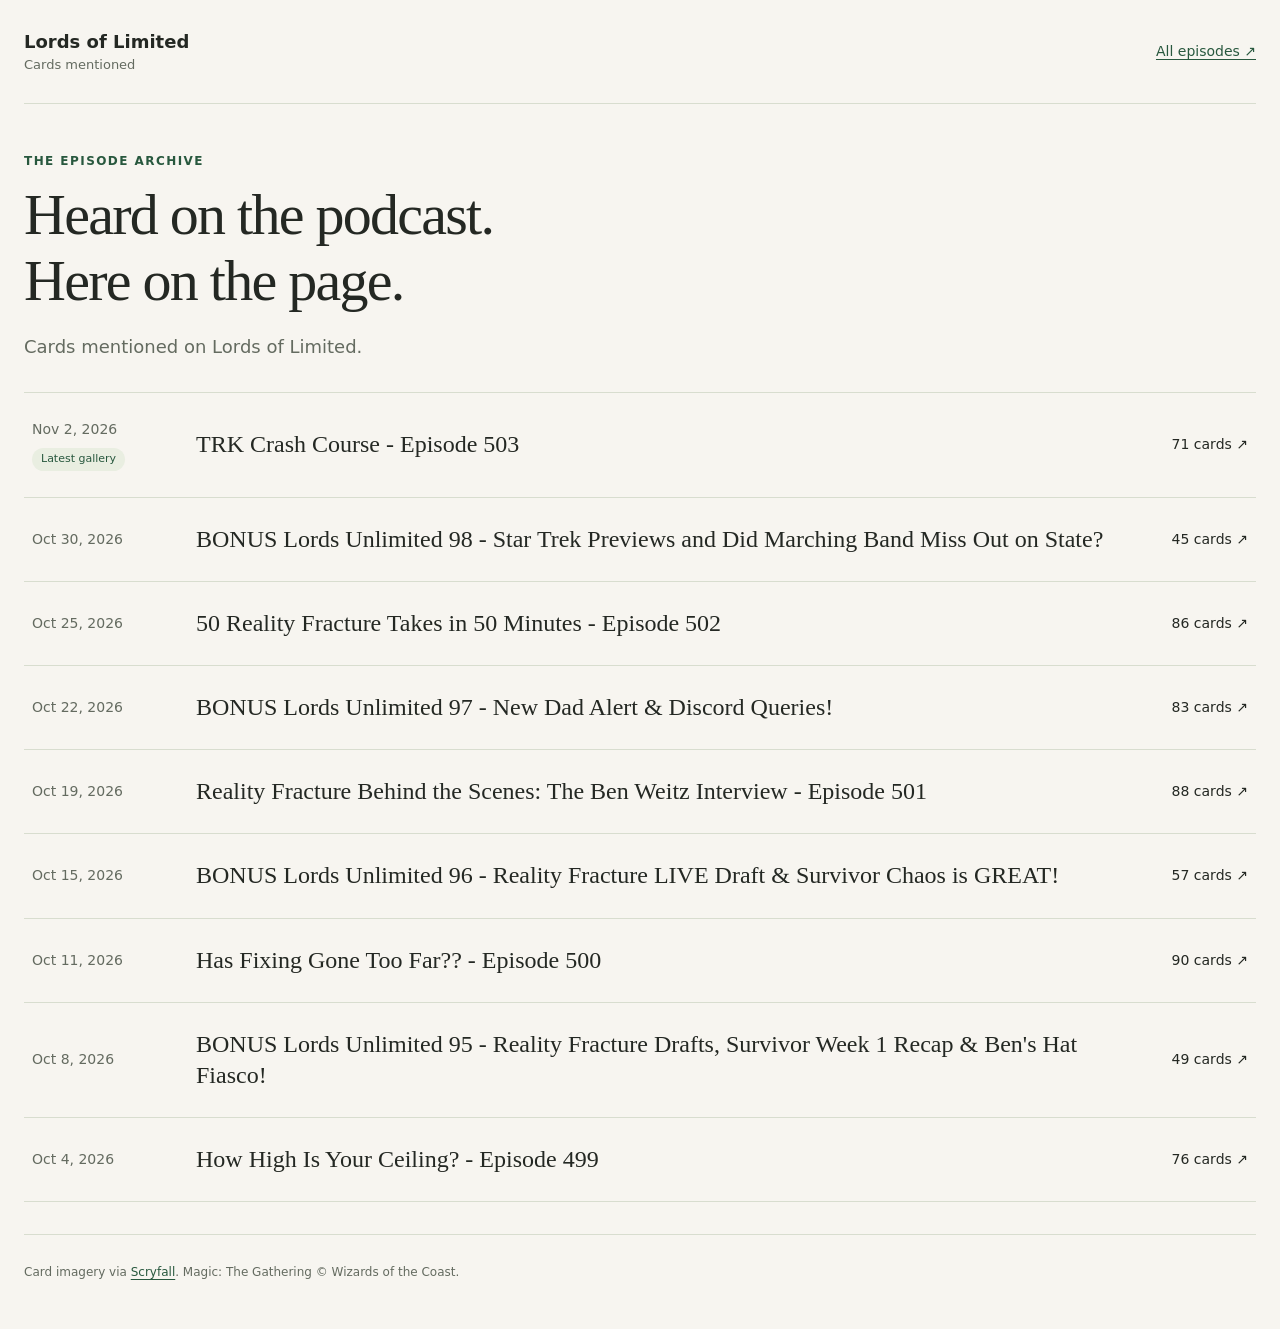
<file: index.html>
<!doctype html>
<html lang="en">
<head>
  <meta charset="utf-8">
  <meta name="viewport" content="width=device-width, initial-scale=1">
  <meta http-equiv="refresh" content="0; url=docs/">
  <title>Lords of Limited — cards mentioned</title>
</head>
<body>
  <p><a href="docs/">Browse the Lords of Limited card galleries</a></p>
</body>
</html>
</file>
<file: docs/assets/style.css>
:root { color-scheme: light; --paper:#f7f5f0; --ink:#242823; --muted:#646b60; --line:#d8ddcf; --green:#28583e; --wash:#e9eee1; }
* { box-sizing:border-box; }
body { margin:0; background:var(--paper); color:var(--ink); font-family:system-ui,-apple-system,BlinkMacSystemFont,"Segoe UI",sans-serif; line-height:1.5; }
a { color:var(--green); text-underline-offset:3px; }
a:focus-visible { outline:3px solid var(--green); outline-offset:5px; }
.site-header,main,footer { width:min(1240px,calc(100% - 48px)); margin-inline:auto; }
.site-header { display:flex; align-items:center; justify-content:space-between; gap:20px; padding:28px 0; border-bottom:1px solid var(--line); }
.wordmark { color:var(--ink); font-weight:750; text-decoration:none; font-size:18px; }
.wordmark span { display:block; color:var(--muted); font-weight:400; font-size:13px; }
.archive-link { font-size:14px; white-space:nowrap; }
main { padding:48px 0 32px; min-height:55vh; container-type:inline-size; }
.eyebrow { font-size:12px; font-weight:700; letter-spacing:.12em; text-transform:uppercase; color:var(--green); margin:0 0 12px; }
h1 { font-family:Georgia,"Times New Roman",serif; font-weight:500; line-height:1.13; letter-spacing:-.03em; font-size:clamp(32px,5vw,58px); margin:0 0 20px; max-width:1000px; overflow-wrap:anywhere; }
.intro { color:var(--muted); font-size:18px; max-width:680px; margin:0 0 32px; }
.episode-list { list-style:none; padding:0; margin:0; }
.episode-list li { border-top:1px solid var(--line); }
.episode-list li:last-child { border-bottom:1px solid var(--line); }
.episode-row { display:grid; grid-template-columns:140px minmax(0,1fr) auto; gap:24px; align-items:center; padding:26px 8px; color:inherit; text-decoration:none; }
.episode-row:hover { background:var(--wash); }
.episode-row strong { font-family:Georgia,"Times New Roman",serif; font-weight:500; font-size:24px; line-height:1.3; }
.date,.meta { color:var(--muted); font-size:14px; }
.count { font-size:14px; white-space:nowrap; }
.badge { display:inline-block; background:var(--wash); color:var(--green); border-radius:999px; font-size:11px; padding:3px 9px; margin-top:8px; }
.meta { margin:0 0 16px; }
.notice { font-size:14px; color:var(--muted); margin-bottom:28px; }
.section-index { border-block:1px solid var(--line); padding:20px 0; margin:28px 0 40px; }
.section-index summary { cursor:pointer; color:var(--green); font-weight:650; font-size:14px; }
.section-index nav { display:flex; flex-wrap:wrap; gap:10px 24px; padding-top:16px; }
.section-index a { font-size:14px; }
.section-index a span { color:var(--muted); font-variant-numeric:tabular-nums; }
.discussion-section { border-top:1px solid var(--line); padding-top:24px; margin:40px 0; scroll-margin-top:24px; }
.discussion-section h2 { font-family:Georgia,"Times New Roman",serif; font-size:clamp(24px,3vw,34px); font-weight:500; line-height:1.2; margin:6px 0 20px; }
.section-time { color:var(--muted); font-size:14px; margin:0; font-variant-numeric:tabular-nums; }
.cards-grid { --columns:2; --card-gap:14px; display:flex; flex-wrap:wrap; align-items:flex-start; gap:20px var(--card-gap); margin:32px 0; }
.card-container { flex:0 0 calc((100% + var(--card-gap)) / var(--columns) - var(--card-gap)); margin:0; min-width:0; }
.possible-matches { --group-columns:min(var(--candidate-count),var(--columns)); flex:0 0 calc((100% + var(--card-gap)) / var(--columns) * var(--group-columns) - var(--card-gap)); display:flex; flex-wrap:wrap; align-content:flex-start; gap:20px var(--card-gap); outline:1px solid var(--line); outline-offset:5px; border-radius:10px; }
.possible-matches > .card-container { flex-basis:calc((100% + var(--card-gap)) / var(--group-columns) - var(--card-gap)); }
.possible-label { display:block; color:var(--muted); font-size:11px; font-weight:650; margin-top:4px; }
@container(min-width:598px) { .cards-grid { --columns:3; } }
@container(min-width:802px) { .cards-grid { --columns:4; } }
@container(min-width:1006px) { .cards-grid { --columns:5; } }
@container(min-width:1210px) { .cards-grid { --columns:6; } }
.card-link { display:block; text-decoration:none; }
.card-image,.image-unavailable { display:block; width:100%; height:auto; aspect-ratio:215/300; object-fit:contain; border-radius:11px; background:#e1e3dc; box-shadow:0 2px 5px #0002; }
.card-link:hover .card-image { box-shadow:0 4px 12px #0003; }
.image-unavailable { display:flex; flex-direction:column; justify-content:center; padding:16px; text-align:center; }
figcaption { color:var(--ink); font-size:13px; padding:8px 2px 0; overflow-wrap:anywhere; }
.episode-nav { display:flex; justify-content:space-between; gap:24px; padding:24px 0; border-top:1px solid var(--line); }
.episode-nav a { max-width:46%; font-size:14px; }
.episode-nav a:last-child { text-align:right; }
footer { color:var(--muted); font-size:12px; padding:28px 0 40px; border-top:1px solid var(--line); }
footer p { margin:0 0 8px; }
@media(max-width:650px) {
  .site-header,main,footer { width:calc(100% - 28px); }
  .site-header { padding:20px 0; } main { padding-top:32px; }
  .episode-row { grid-template-columns:1fr auto; gap:8px 16px; padding:22px 0; }
  .episode-row .date { grid-column:1/-1; } .episode-row strong { font-size:22px; }
  .cards-grid { --columns:2; --card-gap:10px; gap:18px var(--card-gap); }
  .possible-matches { gap:18px var(--card-gap); outline-offset:3px; }
  .archive-link { font-size:12px; }
}
</file>
